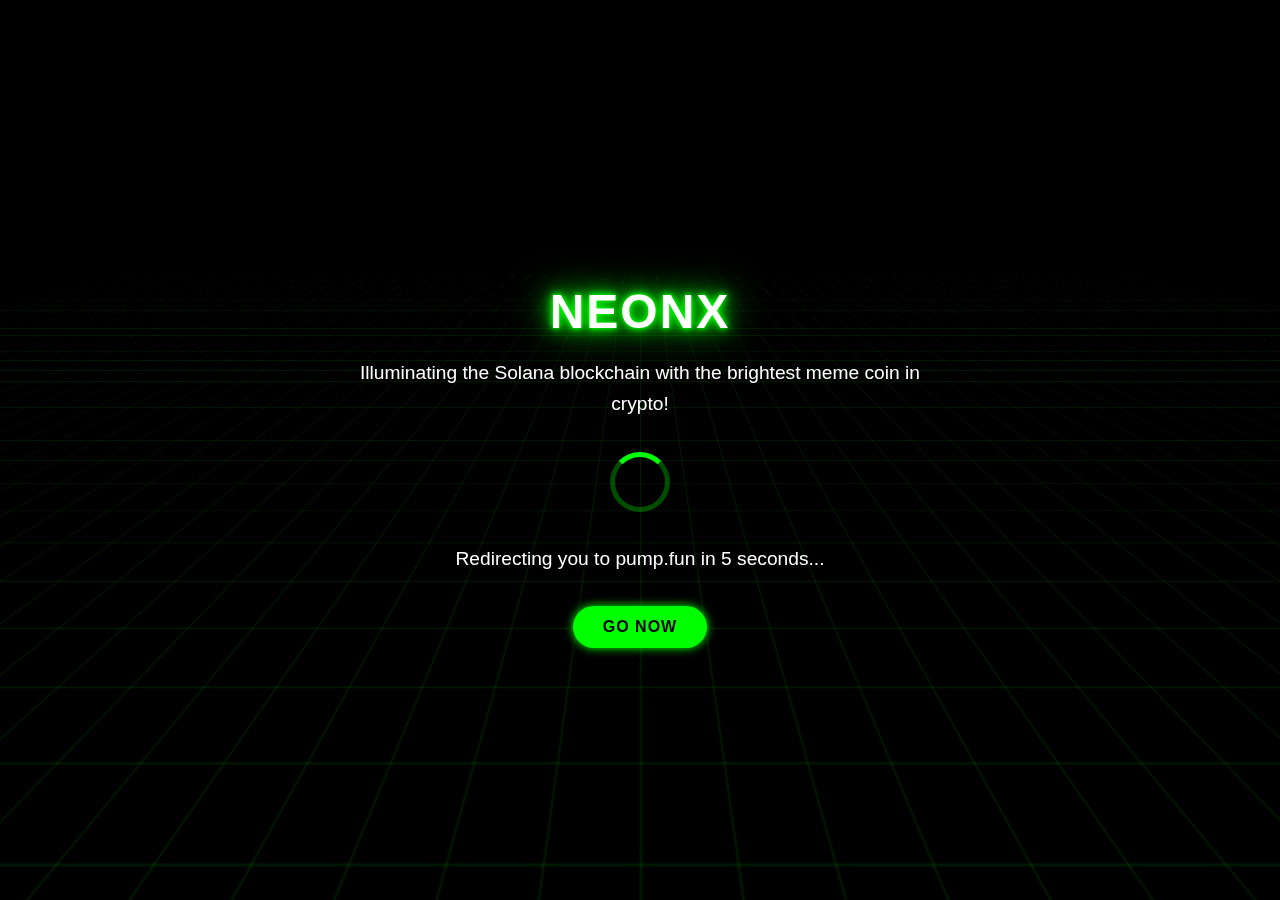
<file: redirect.html>
<!DOCTYPE html>
<html lang="en">
<head>
    <meta charset="UTF-8">
    <meta name="viewport" content="width=device-width, initial-scale=1.0">
    <title>NeonX - Redirecting to pump.fun</title>
    <meta http-equiv="refresh" content="5;url=https://pump.fun/coin/8GBj4X4xBwL2qsdTkkkfkXub5w8YgcE96CJ7gLV3pump">
    <style>
        body {
            font-family: 'Arial', sans-serif;
            background-color: #000;
            color: #fff;
            margin: 0;
            padding: 0;
            display: flex;
            flex-direction: column;
            justify-content: center;
            align-items: center;
            height: 100vh;
            text-align: center;
            overflow: hidden;
            position: relative;
        }
        
        .container {
            z-index: 2;
            padding: 2rem;
            max-width: 600px;
        }
        
        h1 {
            font-size: 3rem;
            margin-bottom: 1rem;
            text-transform: uppercase;
            letter-spacing: 2px;
        }
        
        .neon-text {
            color: #fff;
            text-shadow: 
                0 0 5px #00ff00,
                0 0 10px #00ff00,
                0 0 20px #00ff00,
                0 0 40px #00ff00;
            animation: pulse 2s infinite;
        }
        
        p {
            font-size: 1.2rem;
            margin-bottom: 2rem;
            line-height: 1.6;
        }
        
        .loader {
            width: 50px;
            height: 50px;
            border: 5px solid rgba(0, 255, 0, 0.3);
            border-radius: 50%;
            border-top-color: #00ff00;
            animation: spin 1s ease-in-out infinite;
            margin: 0 auto 2rem;
        }
        
        .button {
            display: inline-block;
            background-color: #00ff00;
            color: #000;
            padding: 12px 30px;
            border-radius: 30px;
            text-decoration: none;
            font-weight: bold;
            text-transform: uppercase;
            letter-spacing: 1px;
            transition: all 0.3s ease;
            box-shadow: 0 0 10px #00ff00;
        }
        
        .button:hover {
            background-color: #fff;
            box-shadow: 0 0 20px #00ff00;
            transform: translateY(-3px);
        }
        
        .background {
            position: absolute;
            top: 0;
            left: 0;
            width: 100%;
            height: 100%;
            z-index: 1;
        }
        
        .grid {
            position: absolute;
            width: 200%;
            height: 200%;
            top: -50%;
            left: -50%;
            background-image: 
                linear-gradient(rgba(0, 255, 0, 0.1) 1px, transparent 1px),
                linear-gradient(90deg, rgba(0, 255, 0, 0.1) 1px, transparent 1px);
            background-size: 40px 40px;
            transform: perspective(500px) rotateX(60deg);
            animation: grid-move 15s linear infinite;
        }
        
        @keyframes pulse {
            0% { text-shadow: 0 0 5px #00ff00, 0 0 10px #00ff00, 0 0 20px #00ff00, 0 0 40px #00ff00; }
            50% { text-shadow: 0 0 10px #00ff00, 0 0 20px #00ff00, 0 0 30px #00ff00, 0 0 50px #00ff00; }
            100% { text-shadow: 0 0 5px #00ff00, 0 0 10px #00ff00, 0 0 20px #00ff00, 0 0 40px #00ff00; }
        }
        
        @keyframes spin {
            to { transform: rotate(360deg); }
        }
        
        @keyframes grid-move {
            0% { transform: perspective(500px) rotateX(60deg) translateY(0); }
            100% { transform: perspective(500px) rotateX(60deg) translateY(40px); }
        }
    </style>
</head>
<body>
    <div class="background">
        <div class="grid"></div>
    </div>
    
    <div class="container">
        <h1 class="neon-text">NeonX</h1>
        <p>Illuminating the Solana blockchain with the brightest meme coin in crypto!</p>
        <div class="loader"></div>
        <p>Redirecting you to pump.fun in 5 seconds...</p>
        <a href="https://pump.fun/coin/8GBj4X4xBwL2qsdTkkkfkXub5w8YgcE96CJ7gLV3pump" class="button">Go Now</a>
    </div>
    
    <script>
        // You can add any additional JavaScript here if needed
        setTimeout(function() {
            window.location.href = "https://pump.fun/coin/8GBj4X4xBwL2qsdTkkkfkXub5w8YgcE96CJ7gLV3pump";
        }, 5000);
    </script>
</body>
</html>
</file>
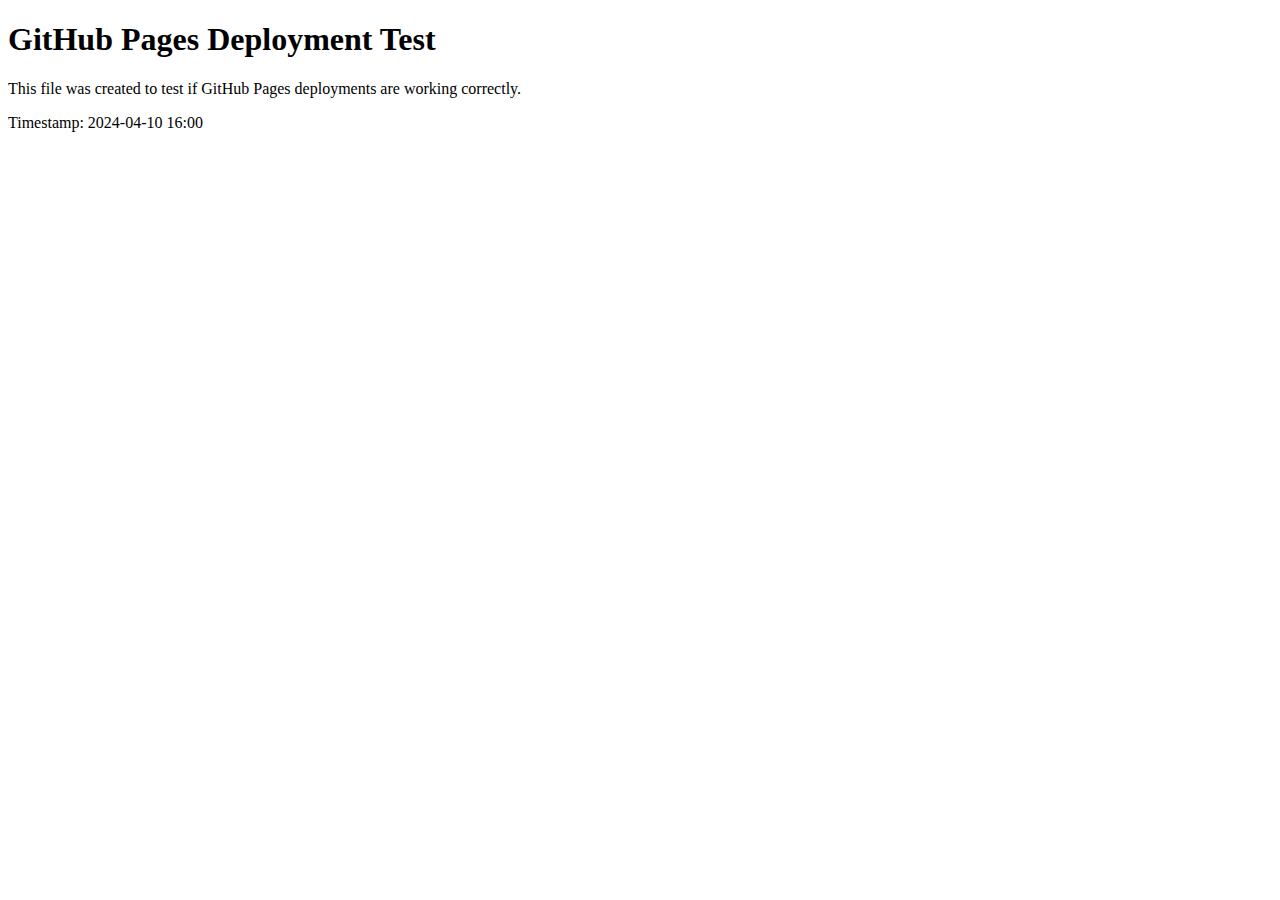
<file: test-deployment.html>
<!DOCTYPE html>
<html>
<head>
    <title>Deployment Test</title>
</head>
<body>
    <h1>GitHub Pages Deployment Test</h1>
    <p>This file was created to test if GitHub Pages deployments are working correctly.</p>
    <p>Timestamp: 2024-04-10 16:00</p>
</body>
</html>
</file>
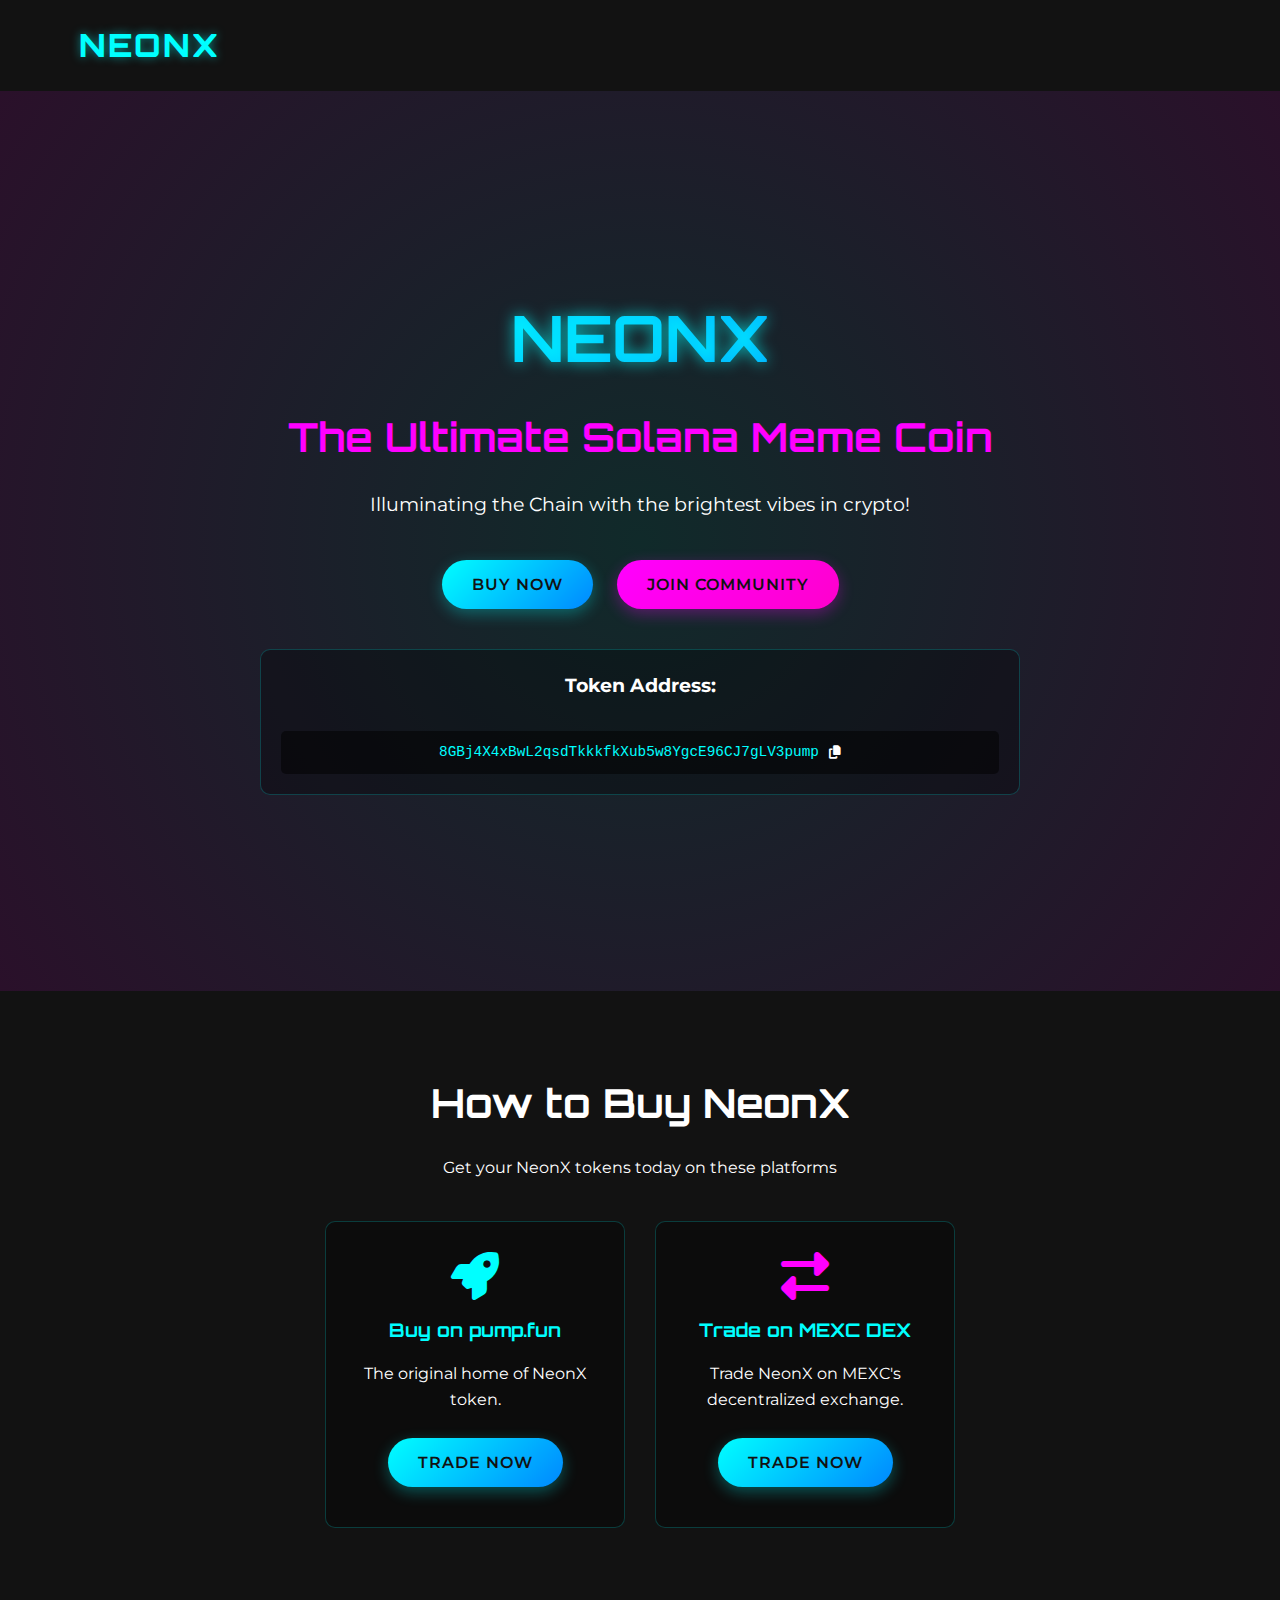
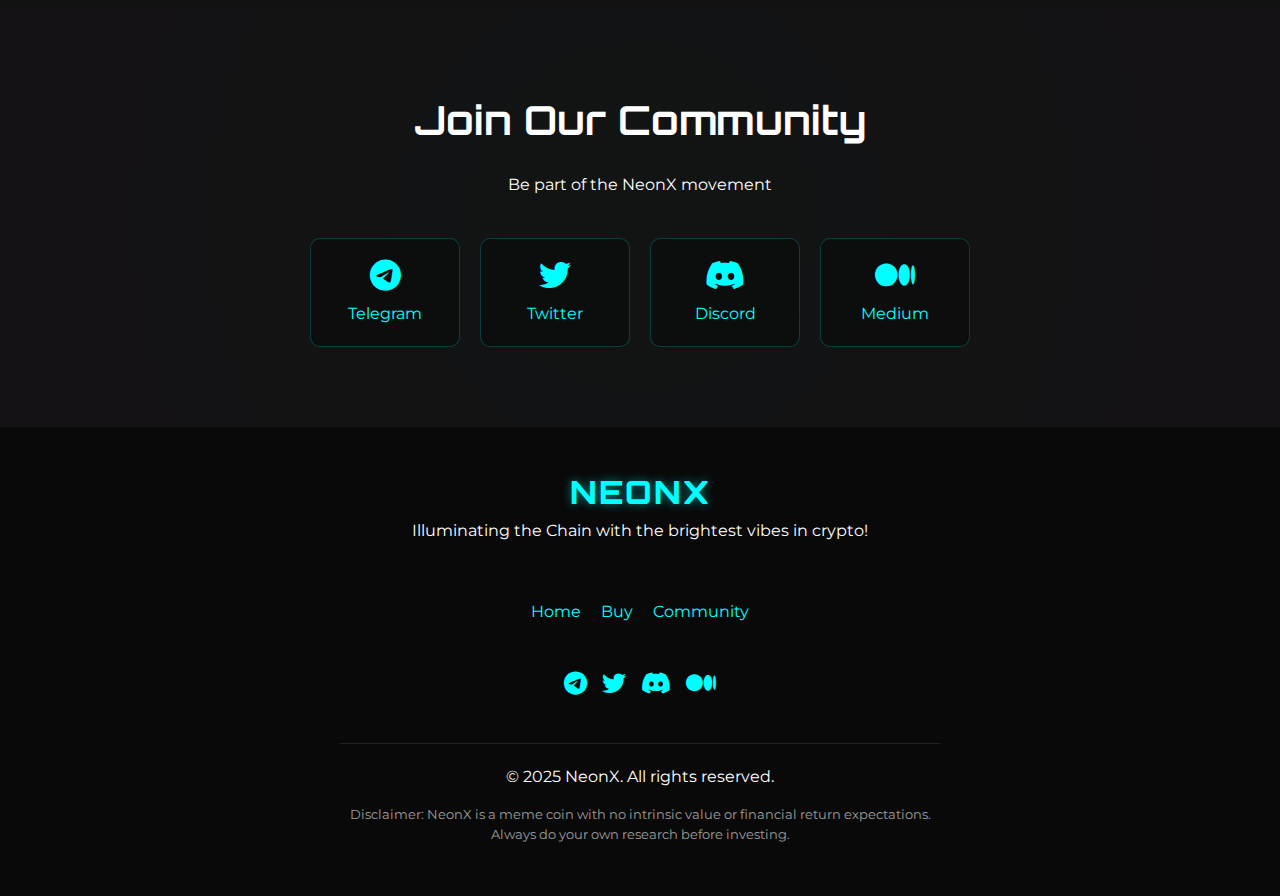
<file: website/index-new.html>
<!DOCTYPE html>
<html lang="en">
<head>
    <meta charset="UTF-8">
    <meta name="viewport" content="width=device-width, initial-scale=1.0">
    <title>NeonX - The Ultimate Solana Meme Coin</title>
    <meta name="description" content="NeonX is the brightest meme coin on Solana, illuminating the chain with vibrant community and exciting opportunities.">
    
    <!-- Font Awesome -->
    <link rel="stylesheet" href="https://cdnjs.cloudflare.com/ajax/libs/font-awesome/6.4.0/css/all.min.css">
    
    <!-- Google Fonts -->
    <link rel="preconnect" href="https://fonts.googleapis.com">
    <link rel="preconnect" href="https://fonts.gstatic.com" crossorigin>
    <link href="https://fonts.googleapis.com/css2?family=Montserrat:wght@400;500;600;700&family=Orbitron:wght@400;500;600;700;800&display=swap" rel="stylesheet">
    
    <!-- Custom CSS -->
    <style>
        :root {
            --primary-color: #00ffff;
            --secondary-color: #ff00ff;
            --dark-color: #121212;
            --light-color: #f4f4f4;
            --text-color: #ffffff;
            --accent-color: #ff00cc;
        }
        
        * {
            margin: 0;
            padding: 0;
            box-sizing: border-box;
        }
        
        body {
            font-family: 'Montserrat', sans-serif;
            line-height: 1.6;
            color: var(--text-color);
            background-color: var(--dark-color);
            overflow-x: hidden;
        }
        
        .container {
            width: 90%;
            max-width: 1200px;
            margin: 0 auto;
            padding: 0 15px;
        }
        
        h1, h2, h3 {
            font-family: 'Orbitron', sans-serif;
            font-weight: 700;
            margin-bottom: 15px;
        }
        
        h1 {
            font-size: 4rem;
            text-transform: uppercase;
            background: linear-gradient(135deg, #00ffff, #0088ff);
            -webkit-background-clip: text;
            background-clip: text;
            color: transparent;
            text-shadow: 0 0 10px rgba(0, 255, 255, 0.5);
        }
        
        h2 {
            font-size: 2.5rem;
            margin-bottom: 20px;
        }
        
        p {
            margin-bottom: 15px;
        }
        
        a {
            text-decoration: none;
            color: var(--primary-color);
            transition: all 0.3s ease;
        }
        
        a:hover {
            color: var(--secondary-color);
        }
        
        .btn {
            display: inline-block;
            padding: 12px 30px;
            border-radius: 50px;
            font-weight: 600;
            text-transform: uppercase;
            letter-spacing: 1px;
            transition: all 0.3s ease;
            cursor: pointer;
            border: none;
            font-size: 1rem;
            margin: 10px;
        }
        
        .btn-primary {
            background: linear-gradient(135deg, #00ffff, #0088ff);
            color: var(--dark-color);
            box-shadow: 0 5px 15px rgba(0, 255, 255, 0.3);
        }
        
        .btn-secondary {
            background: linear-gradient(135deg, #ff00ff, #ff00cc);
            color: var(--dark-color);
            box-shadow: 0 5px 15px rgba(255, 0, 255, 0.3);
        }
        
        .btn:hover {
            transform: translateY(-3px);
            box-shadow: 0 8px 20px rgba(0, 255, 255, 0.4);
        }
        
        /* Header */
        header {
            padding: 20px 0;
        }
        
        .logo {
            font-family: 'Orbitron', sans-serif;
            font-size: 2rem;
            font-weight: 800;
            color: var(--primary-color);
            text-transform: uppercase;
            letter-spacing: 2px;
            text-shadow: 0 0 10px rgba(0, 255, 255, 0.5);
        }
        
        /* Hero Section */
        .hero {
            height: 100vh;
            display: flex;
            align-items: center;
            justify-content: center;
            text-align: center;
            position: relative;
            overflow: hidden;
        }
        
        .hero::before {
            content: '';
            position: absolute;
            top: 0;
            left: 0;
            width: 100%;
            height: 100%;
            background: radial-gradient(circle, rgba(0, 255, 255, 0.1) 0%, rgba(255, 0, 255, 0.1) 100%);
            z-index: -1;
        }
        
        .hero-content {
            max-width: 800px;
            margin: 0 auto;
            padding: 20px;
        }
        
        .hero h1 {
            text-shadow: 0 0 15px rgba(0, 255, 255, 0.7);
        }
        
        .hero h2 {
            color: var(--secondary-color);
            margin-bottom: 20px;
        }
        
        .hero p {
            font-size: 1.2rem;
            margin-bottom: 30px;
        }
        
        .token-address {
            margin-top: 30px;
            background: rgba(0, 0, 0, 0.3);
            padding: 20px;
            border-radius: 10px;
            border: 1px solid rgba(0, 255, 255, 0.2);
        }
        
        .address-box {
            display: flex;
            align-items: center;
            justify-content: center;
            background: rgba(0, 0, 0, 0.5);
            padding: 10px 15px;
            border-radius: 5px;
            margin-top: 10px;
            overflow: hidden;
        }
        
        .address-box span {
            font-family: monospace;
            font-size: 0.9rem;
            color: var(--primary-color);
            margin-right: 10px;
            overflow: hidden;
            text-overflow: ellipsis;
        }
        
        .copy-btn {
            background: transparent;
            border: none;
            color: var(--text-color);
            cursor: pointer;
            transition: all 0.3s ease;
        }
        
        .copy-btn:hover {
            color: var(--primary-color);
        }
        
        /* Buy Section */
        .buy-section {
            padding: 80px 0;
            text-align: center;
        }
        
        .buy-options {
            display: flex;
            justify-content: center;
            flex-wrap: wrap;
            gap: 30px;
            margin-top: 40px;
        }
        
        .buy-option {
            background: rgba(0, 0, 0, 0.3);
            border: 1px solid rgba(0, 255, 255, 0.2);
            border-radius: 10px;
            padding: 30px;
            width: 300px;
            transition: all 0.3s ease;
        }
        
        .icon-primary {
            color: var(--primary-color);
            font-size: 3em;
        }
        
        .icon-secondary {
            color: var(--secondary-color);
            font-size: 3em;
        }
        
        .buy-option:hover {
            transform: translateY(-10px);
            box-shadow: 0 10px 20px rgba(0, 255, 255, 0.2);
        }
        
        .buy-option h3 {
            color: var(--primary-color);
            margin: 15px 0;
        }
        
        /* Community Section */
        .community-section {
            padding: 80px 0;
            text-align: center;
            background: linear-gradient(rgba(18, 18, 18, 0.9), rgba(18, 18, 18, 0.9)), radial-gradient(circle, rgba(0, 255, 255, 0.1) 0%, rgba(255, 0, 255, 0.1) 100%);
        }
        
        .social-links {
            display: flex;
            justify-content: center;
            flex-wrap: wrap;
            gap: 20px;
            margin-top: 40px;
        }
        
        .social-link {
            display: flex;
            flex-direction: column;
            align-items: center;
            padding: 20px;
            background: rgba(0, 0, 0, 0.3);
            border: 1px solid rgba(0, 255, 255, 0.2);
            border-radius: 10px;
            width: 150px;
            transition: all 0.3s ease;
        }
        
        .social-link:hover {
            transform: translateY(-5px);
            box-shadow: 0 5px 15px rgba(0, 255, 255, 0.2);
        }
        
        .social-link i {
            font-size: 2rem;
            margin-bottom: 10px;
        }
        
        /* Footer */
        footer {
            padding: 40px 0;
            background-color: rgba(0, 0, 0, 0.5);
            text-align: center;
        }
        
        .footer-content {
            display: flex;
            flex-direction: column;
            align-items: center;
        }
        
        .footer-logo {
            margin-bottom: 20px;
        }
        
        .footer-links {
            margin: 20px 0;
        }
        
        .footer-links ul {
            display: flex;
            flex-wrap: wrap;
            justify-content: center;
            list-style: none;
            gap: 20px;
        }
        
        .footer-social {
            margin: 20px 0;
        }
        
        .social-icons {
            display: flex;
            gap: 15px;
            justify-content: center;
        }
        
        .social-icons a {
            font-size: 1.5rem;
        }
        
        .footer-bottom {
            margin-top: 20px;
            padding-top: 20px;
            border-top: 1px solid rgba(255, 255, 255, 0.1);
        }
        
        .disclaimer {
            font-size: 0.8rem;
            color: rgba(255, 255, 255, 0.6);
            max-width: 600px;
            margin: 10px auto;
        }
        
        /* Animations */
        .glow-effect {
            animation: opacity-pulse 2s infinite alternate;
        }
        
        @keyframes opacity-pulse {
            from {
                opacity: 0.8;
            }
            to {
                opacity: 1;
            }
        }
        
        /* Responsive Styles */
        @media (max-width: 768px) {
            h1 {
                font-size: 3rem;
            }
            
            h2 {
                font-size: 2rem;
            }
            
            .buy-options {
                flex-direction: column;
                align-items: center;
            }
            
            .social-links {
                gap: 10px;
            }
            
            .social-link {
                width: 120px;
                padding: 15px;
            }
        }
    </style>
</head>
<body>
    <!-- Header -->
    <header>
        <div class="container">
            <div class="logo">NeonX</div>
        </div>
    </header>

    <!-- Hero Section -->
    <section class="hero">
        <div class="container">
            <div class="hero-content">
                <h1>NeonX</h1>
                <h2>The Ultimate Solana Meme Coin</h2>
                <p>Illuminating the Chain with the brightest vibes in crypto!</p>
                
                <div>
                    <a href="#buy" class="btn btn-primary">Buy Now</a>
                    <a href="#community" class="btn btn-secondary">Join Community</a>
                </div>
                
                <div class="token-address">
                    <p><strong>Token Address:</strong></p>
                    <div class="address-box">
                        <span id="tokenAddress">8GBj4X4xBwL2qsdTkkkfkXub5w8YgcE96CJ7gLV3pump</span>
                        <button type="button" onclick="copyAddress()" class="copy-btn" aria-label="Copy token address"><i class="fas fa-copy"></i></button>
                    </div>
                </div>
            </div>
        </div>
    </section>

    <!-- Buy Section -->
    <section id="buy" class="buy-section">
        <div class="container">
            <h2>How to Buy NeonX</h2>
            <p>Get your NeonX tokens today on these platforms</p>
            
            <div class="buy-options">
                <div class="buy-option">
                    <i class="fas fa-rocket icon-primary"></i>
                    <h3>Buy on pump.fun</h3>
                    <p>The original home of NeonX token.</p>
                    <a href="redirect-pump.html" class="btn btn-primary" target="_blank" rel="noopener">Trade Now</a>
                </div>
                
                <div class="buy-option">
                    <i class="fas fa-exchange-alt icon-secondary"></i>
                    <h3>Trade on MEXC DEX</h3>
                    <p>Trade NeonX on MEXC's decentralized exchange.</p>
                    <a href="redirect-mexc.html" class="btn btn-primary" target="_blank" rel="noopener">Trade Now</a>
                </div>
            </div>
        </div>
    </section>

    <!-- Community Section -->
    <section id="community" class="community-section">
        <div class="container">
            <h2>Join Our Community</h2>
            <p>Be part of the NeonX movement</p>
            
            <div class="social-links">
                <a href="https://t.me/neonxcoin_sol" class="social-link" target="_blank" rel="noopener" aria-label="Join our Telegram community">
                    <i class="fab fa-telegram"></i>
                    <span>Telegram</span>
                </a>
                <a href="https://twitter.com/" class="social-link" target="_blank" rel="noopener" aria-label="Follow us on Twitter">
                    <i class="fab fa-twitter"></i>
                    <span>Twitter</span>
                </a>
                <a href="https://discord.gg/" class="social-link" target="_blank" rel="noopener" aria-label="Join our Discord server">
                    <i class="fab fa-discord"></i>
                    <span>Discord</span>
                </a>
                <a href="https://medium.com/" class="social-link" target="_blank" rel="noopener" aria-label="Read our Medium articles">
                    <i class="fab fa-medium"></i>
                    <span>Medium</span>
                </a>
            </div>
        </div>
    </section>

    <!-- Footer -->
    <footer>
        <div class="container">
            <div class="footer-content">
                <div class="footer-logo">
                    <div class="logo">NeonX</div>
                    <p>Illuminating the Chain with the brightest vibes in crypto!</p>
                </div>
                
                <div class="footer-links">
                    <ul>
                        <li><a href="#">Home</a></li>
                        <li><a href="#buy">Buy</a></li>
                        <li><a href="#community">Community</a></li>
                    </ul>
                </div>
                
                <div class="footer-social">
                    <div class="social-icons">
                        <a href="https://t.me/neonxcoin_sol" target="_blank" rel="noopener" aria-label="Join our Telegram community"><i class="fab fa-telegram"></i></a>
                        <a href="https://twitter.com/" target="_blank" rel="noopener" aria-label="Follow us on Twitter"><i class="fab fa-twitter"></i></a>
                        <a href="https://discord.gg/" target="_blank" rel="noopener" aria-label="Join our Discord server"><i class="fab fa-discord"></i></a>
                        <a href="https://medium.com/" target="_blank" rel="noopener" aria-label="Read our Medium articles"><i class="fab fa-medium"></i></a>
                    </div>
                </div>
                
                <div class="footer-bottom">
                    <p>&copy; 2025 NeonX. All rights reserved.</p>
                    <p class="disclaimer">Disclaimer: NeonX is a meme coin with no intrinsic value or financial return expectations. Always do your own research before investing.</p>
                </div>
            </div>
        </div>
    </footer>

    <!-- JavaScript -->
    <script>
        // Copy Token Address
        function copyAddress() {
            const tokenAddress = document.getElementById('tokenAddress').textContent;
            navigator.clipboard.writeText(tokenAddress).then(() => {
                alert('Token address copied to clipboard!');
            }).catch(err => {
                console.error('Could not copy text: ', err);
            });
        }
    </script>
</body>
</html>
</file>
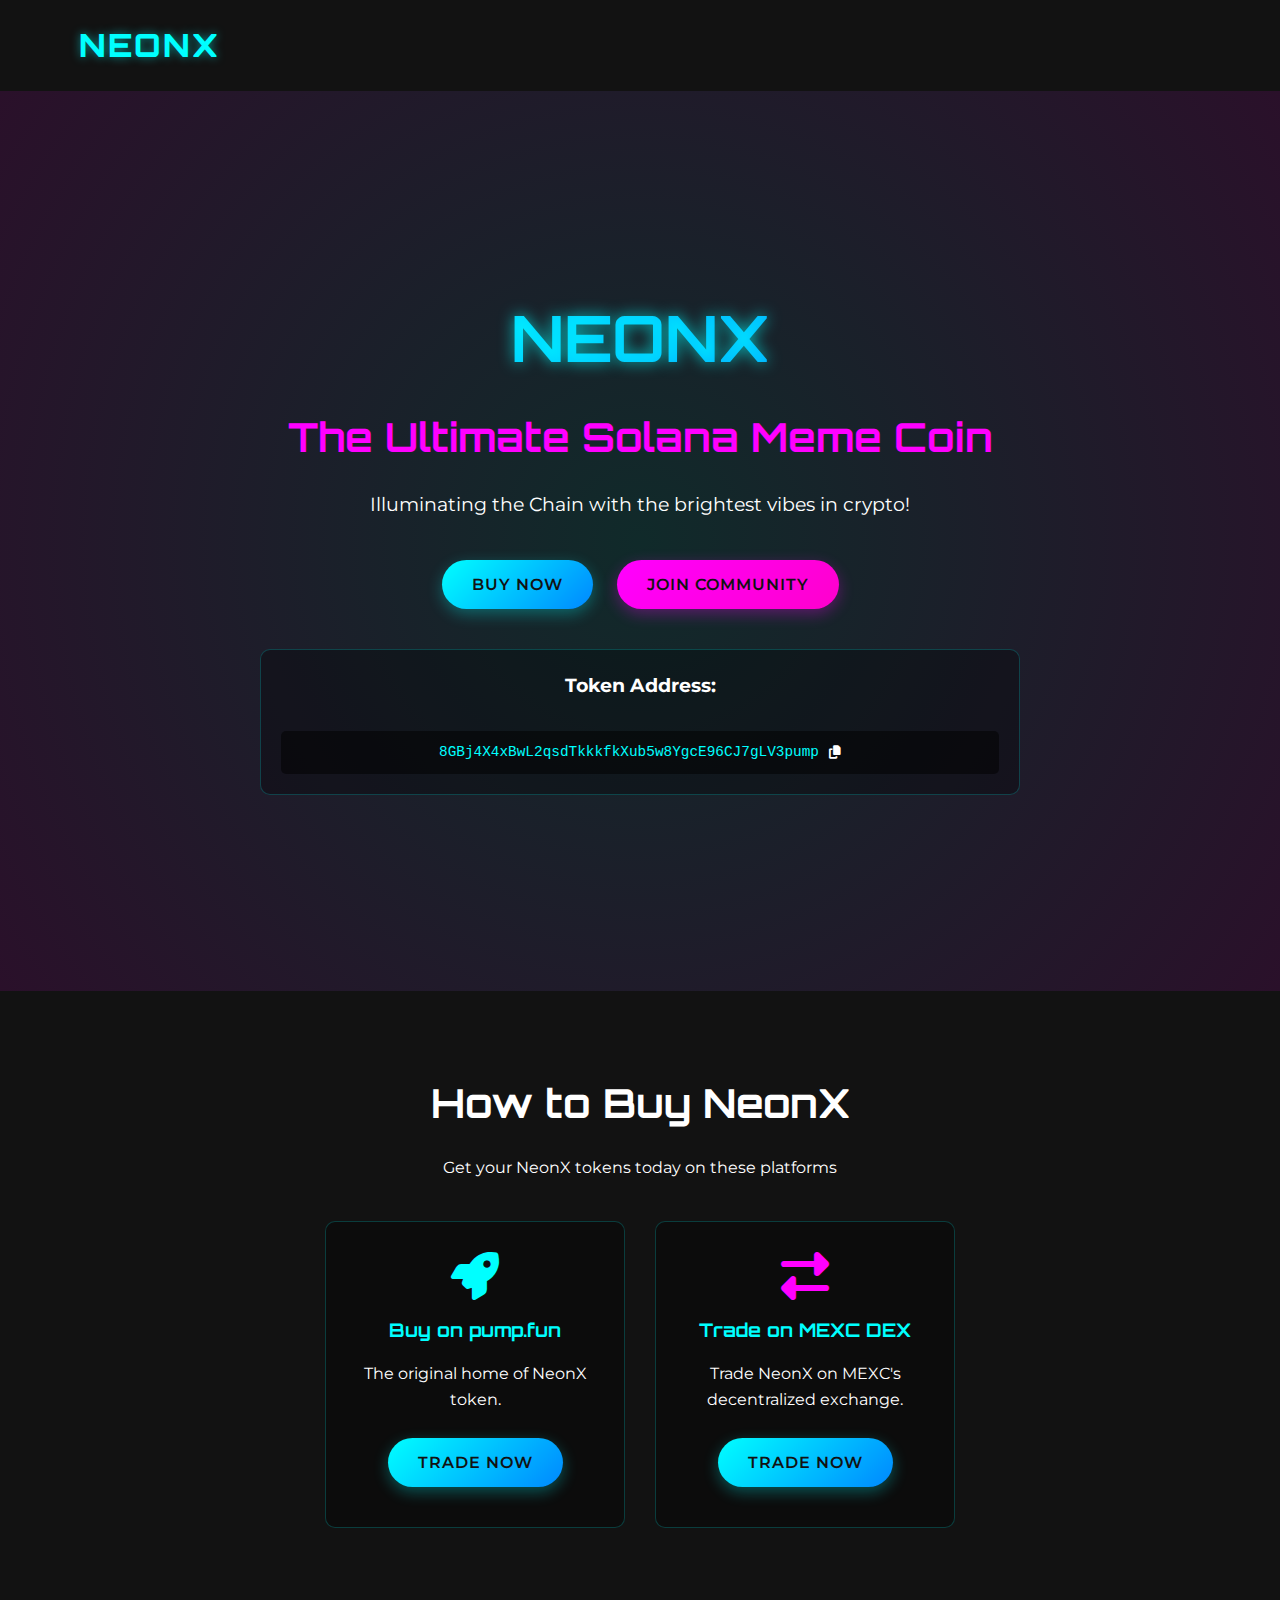
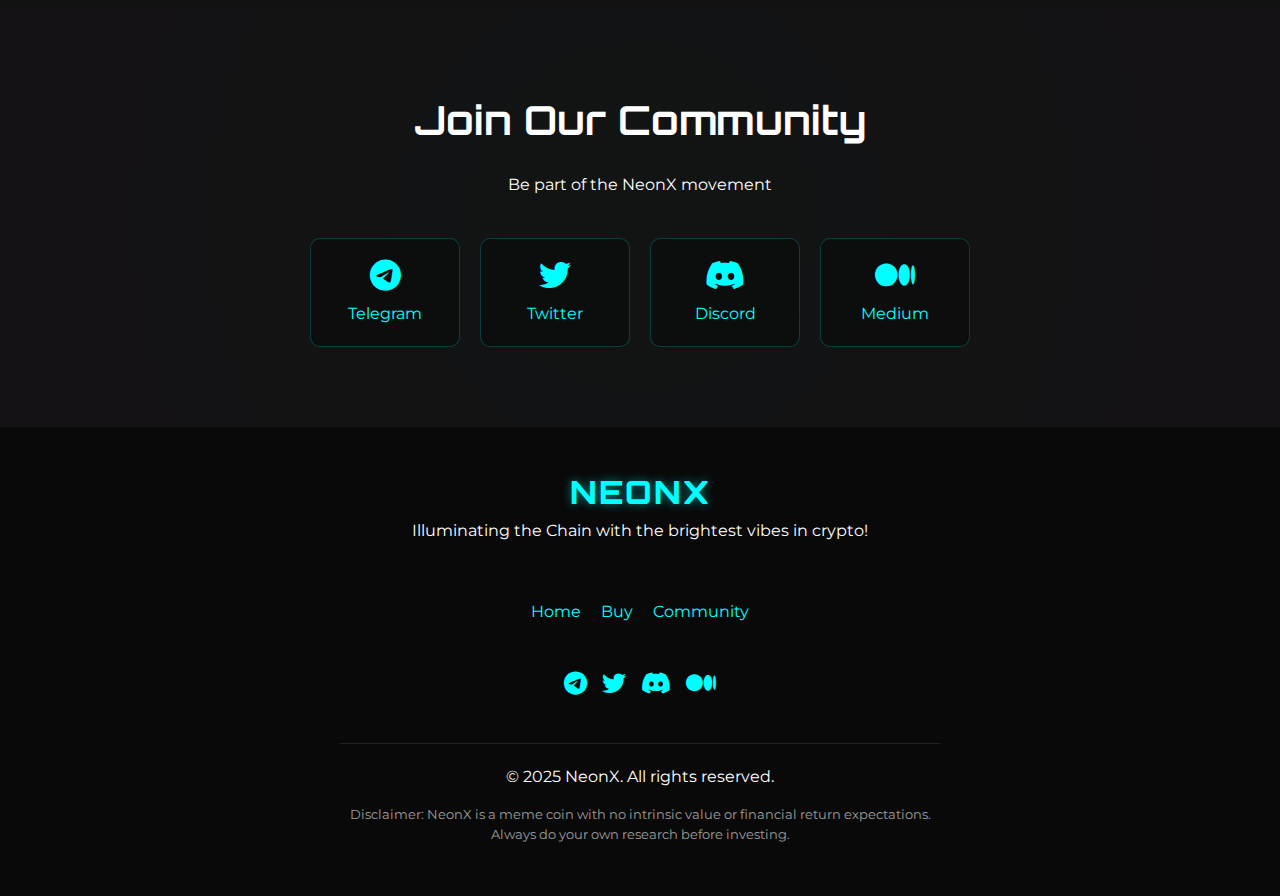
<file: website/index-simple.html>
<!DOCTYPE html>
<html lang="en">
<head>
    <meta charset="UTF-8">
    <meta name="viewport" content="width=device-width, initial-scale=1.0">
    <title>NeonX - The Ultimate Solana Meme Coin</title>
    <meta name="description" content="NeonX is the brightest meme coin on Solana, illuminating the chain with vibrant community and exciting opportunities.">

    <!-- Font Awesome -->
    <link rel="stylesheet" href="https://cdnjs.cloudflare.com/ajax/libs/font-awesome/6.4.0/css/all.min.css">

    <!-- Google Fonts -->
    <link rel="preconnect" href="https://fonts.googleapis.com">
    <link rel="preconnect" href="https://fonts.gstatic.com" crossorigin>
    <link href="https://fonts.googleapis.com/css2?family=Montserrat:wght@400;500;600;700&family=Orbitron:wght@400;500;600;700;800&display=swap" rel="stylesheet">

    <!-- Custom CSS -->
    <style>
        :root {
            --primary-color: #00ffff;
            --secondary-color: #ff00ff;
            --dark-color: #121212;
            --light-color: #f4f4f4;
            --text-color: #ffffff;
            --accent-color: #ff00cc;
        }

        * {
            margin: 0;
            padding: 0;
            box-sizing: border-box;
        }

        body {
            font-family: 'Montserrat', sans-serif;
            line-height: 1.6;
            color: var(--text-color);
            background-color: var(--dark-color);
            overflow-x: hidden;
        }

        .container {
            width: 90%;
            max-width: 1200px;
            margin: 0 auto;
            padding: 0 15px;
        }

        h1, h2, h3 {
            font-family: 'Orbitron', sans-serif;
            font-weight: 700;
            margin-bottom: 15px;
        }

        h1 {
            font-size: 4rem;
            text-transform: uppercase;
            background: linear-gradient(135deg, #00ffff, #0088ff);
            -webkit-background-clip: text;
            background-clip: text;
            color: transparent;
            text-shadow: 0 0 10px rgba(0, 255, 255, 0.5);
        }

        h2 {
            font-size: 2.5rem;
            margin-bottom: 20px;
        }

        p {
            margin-bottom: 15px;
        }

        a {
            text-decoration: none;
            color: var(--primary-color);
            transition: all 0.3s ease;
        }

        a:hover {
            color: var(--secondary-color);
        }

        .btn {
            display: inline-block;
            padding: 12px 30px;
            border-radius: 50px;
            font-weight: 600;
            text-transform: uppercase;
            letter-spacing: 1px;
            transition: all 0.3s ease;
            cursor: pointer;
            border: none;
            font-size: 1rem;
            margin: 10px;
        }

        .btn-primary {
            background: linear-gradient(135deg, #00ffff, #0088ff);
            color: var(--dark-color);
            box-shadow: 0 5px 15px rgba(0, 255, 255, 0.3);
        }

        .btn-secondary {
            background: linear-gradient(135deg, #ff00ff, #ff00cc);
            color: var(--dark-color);
            box-shadow: 0 5px 15px rgba(255, 0, 255, 0.3);
        }

        .btn:hover {
            transform: translateY(-3px);
            box-shadow: 0 8px 20px rgba(0, 255, 255, 0.4);
        }

        /* Header */
        header {
            padding: 20px 0;
        }

        .logo {
            font-family: 'Orbitron', sans-serif;
            font-size: 2rem;
            font-weight: 800;
            color: var(--primary-color);
            text-transform: uppercase;
            letter-spacing: 2px;
            text-shadow: 0 0 10px rgba(0, 255, 255, 0.5);
        }

        /* Hero Section */
        .hero {
            height: 100vh;
            display: flex;
            align-items: center;
            justify-content: center;
            text-align: center;
            position: relative;
            overflow: hidden;
        }

        .hero::before {
            content: '';
            position: absolute;
            top: 0;
            left: 0;
            width: 100%;
            height: 100%;
            background: radial-gradient(circle, rgba(0, 255, 255, 0.1) 0%, rgba(255, 0, 255, 0.1) 100%);
            z-index: -1;
        }

        .hero-content {
            max-width: 800px;
            margin: 0 auto;
            padding: 20px;
        }

        .hero h1 {
            text-shadow: 0 0 15px rgba(0, 255, 255, 0.7);
        }

        .hero h2 {
            color: var(--secondary-color);
            margin-bottom: 20px;
        }

        .hero p {
            font-size: 1.2rem;
            margin-bottom: 30px;
        }

        .token-address {
            margin-top: 30px;
            background: rgba(0, 0, 0, 0.3);
            padding: 20px;
            border-radius: 10px;
            border: 1px solid rgba(0, 255, 255, 0.2);
        }

        .address-box {
            display: flex;
            align-items: center;
            justify-content: center;
            background: rgba(0, 0, 0, 0.5);
            padding: 10px 15px;
            border-radius: 5px;
            margin-top: 10px;
            overflow: hidden;
        }

        .address-box span {
            font-family: monospace;
            font-size: 0.9rem;
            color: var(--primary-color);
            margin-right: 10px;
            overflow: hidden;
            text-overflow: ellipsis;
        }

        .copy-btn {
            background: transparent;
            border: none;
            color: var(--text-color);
            cursor: pointer;
            transition: all 0.3s ease;
        }

        .copy-btn:hover {
            color: var(--primary-color);
        }

        /* Buy Section */
        .buy-section {
            padding: 80px 0;
            text-align: center;
        }

        .buy-options {
            display: flex;
            justify-content: center;
            flex-wrap: wrap;
            gap: 30px;
            margin-top: 40px;
        }

        .buy-option {
            background: rgba(0, 0, 0, 0.3);
            border: 1px solid rgba(0, 255, 255, 0.2);
            border-radius: 10px;
            padding: 30px;
            width: 300px;
            transition: all 0.3s ease;
        }

        .icon-primary {
            color: var(--primary-color);
            font-size: 3em;
        }

        .icon-secondary {
            color: var(--secondary-color);
            font-size: 3em;
        }

        .buy-option:hover {
            transform: translateY(-10px);
            box-shadow: 0 10px 20px rgba(0, 255, 255, 0.2);
        }

        .buy-option h3 {
            color: var(--primary-color);
            margin: 15px 0;
        }

        /* Community Section */
        .community-section {
            padding: 80px 0;
            text-align: center;
            background: linear-gradient(rgba(18, 18, 18, 0.9), rgba(18, 18, 18, 0.9)), radial-gradient(circle, rgba(0, 255, 255, 0.1) 0%, rgba(255, 0, 255, 0.1) 100%);
        }

        .social-links {
            display: flex;
            justify-content: center;
            flex-wrap: wrap;
            gap: 20px;
            margin-top: 40px;
        }

        .social-link {
            display: flex;
            flex-direction: column;
            align-items: center;
            padding: 20px;
            background: rgba(0, 0, 0, 0.3);
            border: 1px solid rgba(0, 255, 255, 0.2);
            border-radius: 10px;
            width: 150px;
            transition: all 0.3s ease;
        }

        .social-link:hover {
            transform: translateY(-5px);
            box-shadow: 0 5px 15px rgba(0, 255, 255, 0.2);
        }

        .social-link i {
            font-size: 2rem;
            margin-bottom: 10px;
        }

        /* Footer */
        footer {
            padding: 40px 0;
            background-color: rgba(0, 0, 0, 0.5);
            text-align: center;
        }

        .footer-content {
            display: flex;
            flex-direction: column;
            align-items: center;
        }

        .footer-logo {
            margin-bottom: 20px;
        }

        .footer-links {
            margin: 20px 0;
        }

        .footer-links ul {
            display: flex;
            flex-wrap: wrap;
            justify-content: center;
            list-style: none;
            gap: 20px;
        }

        .footer-social {
            margin: 20px 0;
        }

        .social-icons {
            display: flex;
            gap: 15px;
            justify-content: center;
        }

        .social-icons a {
            font-size: 1.5rem;
        }

        .footer-bottom {
            margin-top: 20px;
            padding-top: 20px;
            border-top: 1px solid rgba(255, 255, 255, 0.1);
        }

        .disclaimer {
            font-size: 0.8rem;
            color: rgba(255, 255, 255, 0.6);
            max-width: 600px;
            margin: 10px auto;
        }

        /* Animations */
        .glow-effect {
            animation: opacity-pulse 2s infinite alternate;
        }

        @keyframes opacity-pulse {
            from {
                opacity: 0.8;
            }
            to {
                opacity: 1;
            }
        }

        /* Responsive Styles */
        @media (max-width: 768px) {
            h1 {
                font-size: 3rem;
            }

            h2 {
                font-size: 2rem;
            }

            .buy-options {
                flex-direction: column;
                align-items: center;
            }

            .social-links {
                gap: 10px;
            }

            .social-link {
                width: 120px;
                padding: 15px;
            }
        }
    </style>
</head>
<body>
    <!-- Header -->
    <header>
        <div class="container">
            <div class="logo">NeonX</div>
        </div>
    </header>

    <!-- Hero Section -->
    <section class="hero">
        <div class="container">
            <div class="hero-content">
                <h1>NeonX</h1>
                <h2>The Ultimate Solana Meme Coin</h2>
                <p>Illuminating the Chain with the brightest vibes in crypto!</p>

                <div>
                    <a href="#buy" class="btn btn-primary">Buy Now</a>
                    <a href="#community" class="btn btn-secondary">Join Community</a>
                </div>

                <div class="token-address">
                    <p><strong>Token Address:</strong></p>
                    <div class="address-box">
                        <span id="tokenAddress">8GBj4X4xBwL2qsdTkkkfkXub5w8YgcE96CJ7gLV3pump</span>
                        <button type="button" onclick="copyAddress()" class="copy-btn" aria-label="Copy token address"><i class="fas fa-copy"></i></button>
                    </div>
                </div>
            </div>
        </div>
    </section>

    <!-- Buy Section -->
    <section id="buy" class="buy-section">
        <div class="container">
            <h2>How to Buy NeonX</h2>
            <p>Get your NeonX tokens today on these platforms</p>

            <div class="buy-options">
                <div class="buy-option">
                    <i class="fas fa-rocket icon-primary"></i>
                    <h3>Buy on pump.fun</h3>
                    <p>The original home of NeonX token.</p>
                    <a href="redirect-pump.html" class="btn btn-primary" target="_blank">Trade Now</a>
                </div>

                <div class="buy-option">
                    <i class="fas fa-exchange-alt icon-secondary"></i>
                    <h3>Trade on MEXC DEX</h3>
                    <p>Trade NeonX on MEXC's decentralized exchange.</p>
                    <a href="redirect-mexc.html" class="btn btn-primary" target="_blank">Trade Now</a>
                </div>
            </div>
        </div>
    </section>

    <!-- Community Section -->
    <section id="community" class="community-section">
        <div class="container">
            <h2>Join Our Community</h2>
            <p>Be part of the NeonX movement</p>

            <div class="social-links">
                <a href="https://t.me/neonxcoin_sol" class="social-link" target="_blank" rel="noopener" aria-label="Join our Telegram community">
                    <i class="fab fa-telegram"></i>
                    <span>Telegram</span>
                </a>
                <a href="https://twitter.com/" class="social-link" target="_blank" rel="noopener" aria-label="Follow us on Twitter">
                    <i class="fab fa-twitter"></i>
                    <span>Twitter</span>
                </a>
                <a href="https://discord.gg/" class="social-link" target="_blank" rel="noopener" aria-label="Join our Discord server">
                    <i class="fab fa-discord"></i>
                    <span>Discord</span>
                </a>
                <a href="https://medium.com/" class="social-link" target="_blank" rel="noopener" aria-label="Read our Medium articles">
                    <i class="fab fa-medium"></i>
                    <span>Medium</span>
                </a>
            </div>
        </div>
    </section>

    <!-- Footer -->
    <footer>
        <div class="container">
            <div class="footer-content">
                <div class="footer-logo">
                    <div class="logo">NeonX</div>
                    <p>Illuminating the Chain with the brightest vibes in crypto!</p>
                </div>

                <div class="footer-links">
                    <ul>
                        <li><a href="#">Home</a></li>
                        <li><a href="#buy">Buy</a></li>
                        <li><a href="#community">Community</a></li>
                    </ul>
                </div>

                <div class="footer-social">
                    <div class="social-icons">
                        <a href="https://t.me/neonxcoin_sol" target="_blank" rel="noopener" aria-label="Join our Telegram community"><i class="fab fa-telegram"></i></a>
                        <a href="https://twitter.com/" target="_blank" rel="noopener" aria-label="Follow us on Twitter"><i class="fab fa-twitter"></i></a>
                        <a href="https://discord.gg/" target="_blank" rel="noopener" aria-label="Join our Discord server"><i class="fab fa-discord"></i></a>
                        <a href="https://medium.com/" target="_blank" rel="noopener" aria-label="Read our Medium articles"><i class="fab fa-medium"></i></a>
                    </div>
                </div>

                <div class="footer-bottom">
                    <p>&copy; 2025 NeonX. All rights reserved.</p>
                    <p class="disclaimer">Disclaimer: NeonX is a meme coin with no intrinsic value or financial return expectations. Always do your own research before investing.</p>
                </div>
            </div>
        </div>
    </footer>

    <!-- JavaScript -->
    <script>
        // Copy Token Address
        function copyAddress() {
            const tokenAddress = document.getElementById('tokenAddress').textContent;
            navigator.clipboard.writeText(tokenAddress).then(() => {
                alert('Token address copied to clipboard!');
            }).catch(err => {
                console.error('Could not copy text: ', err);
            });
        }
    </script>
</body>
</html>
</file>
